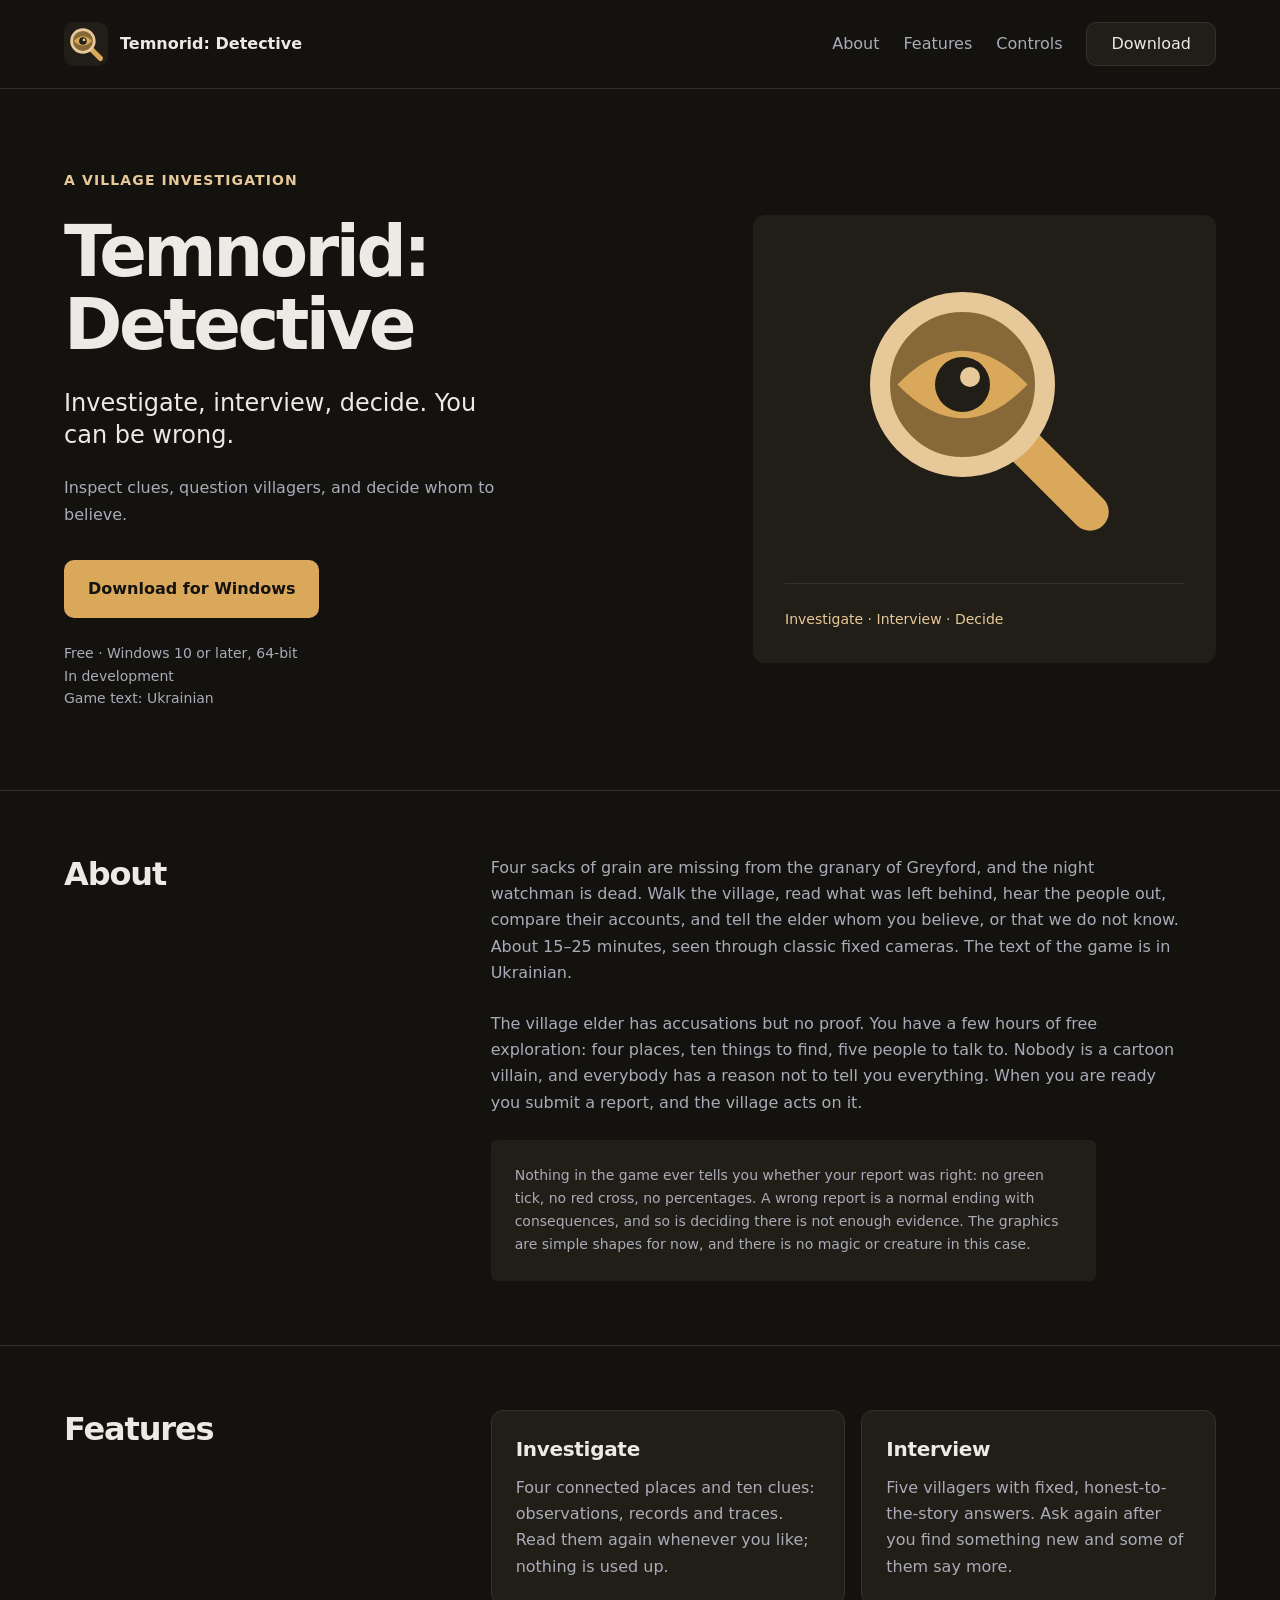
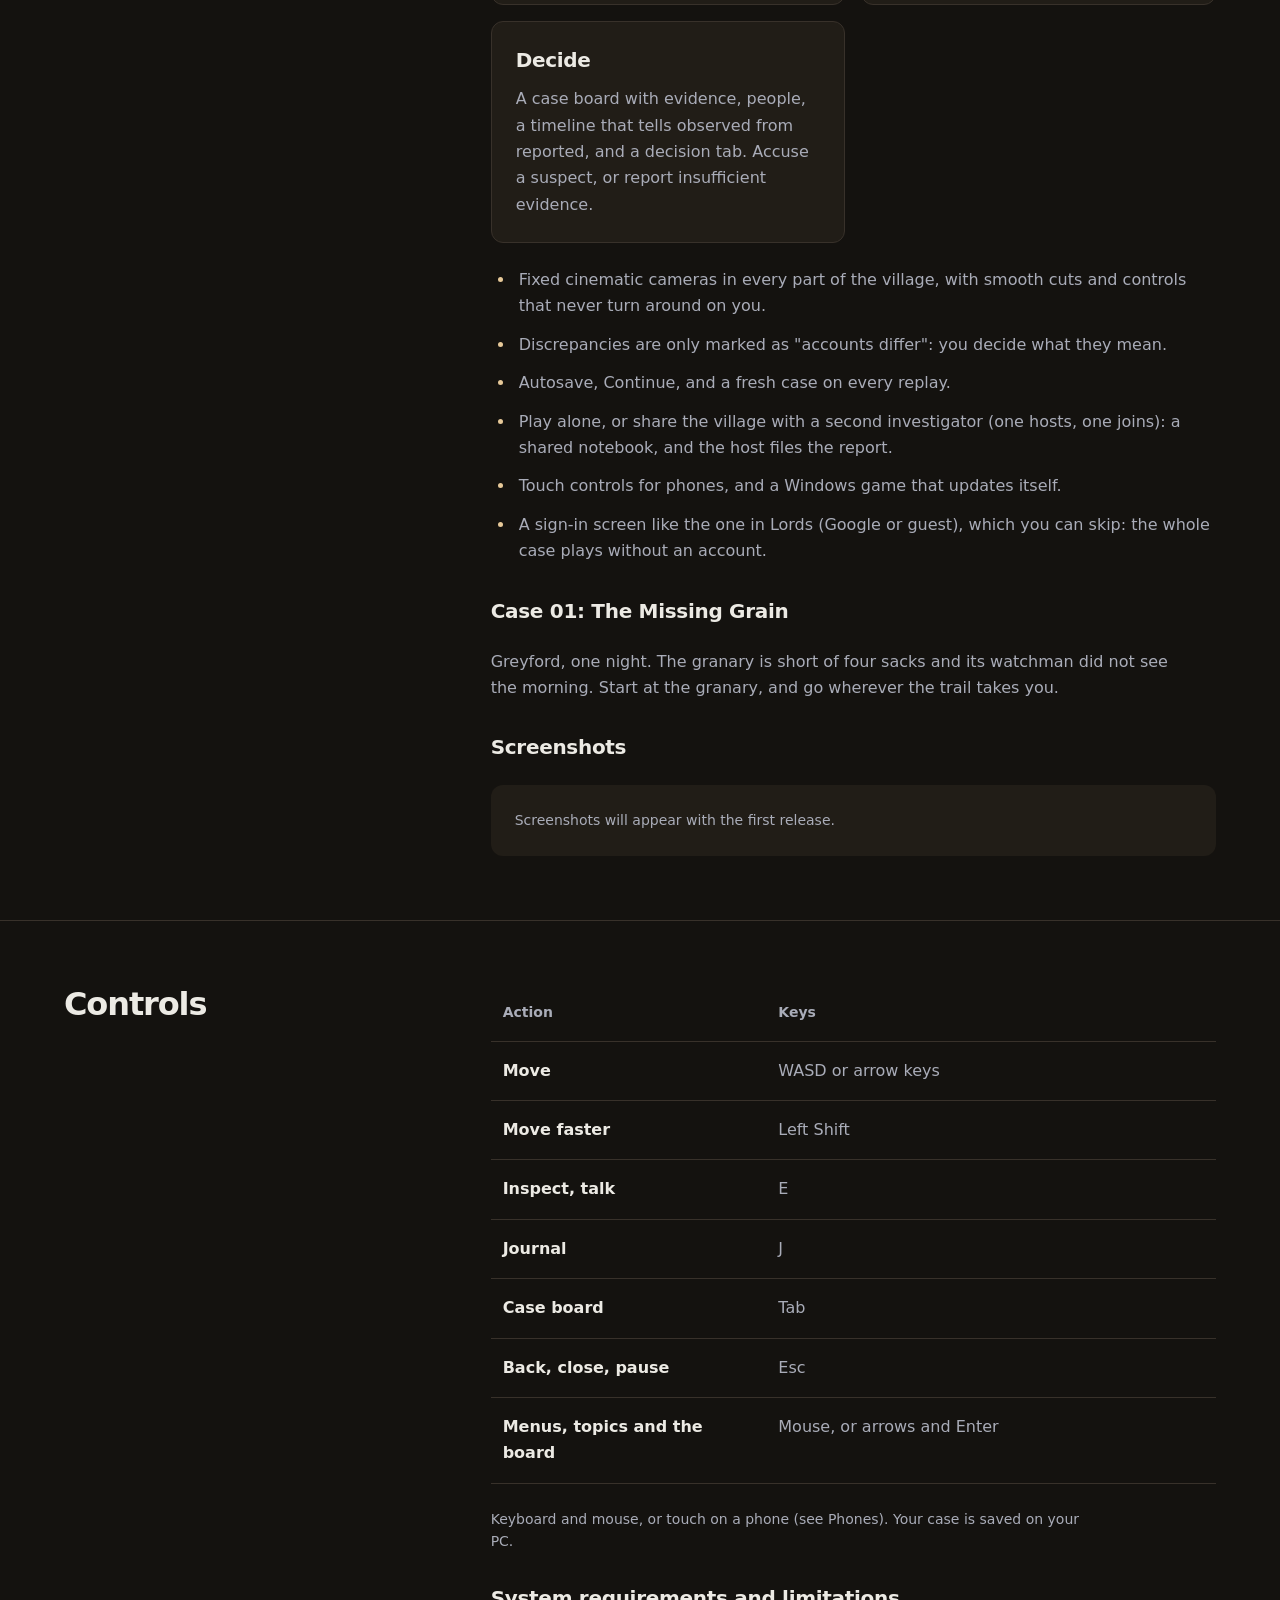
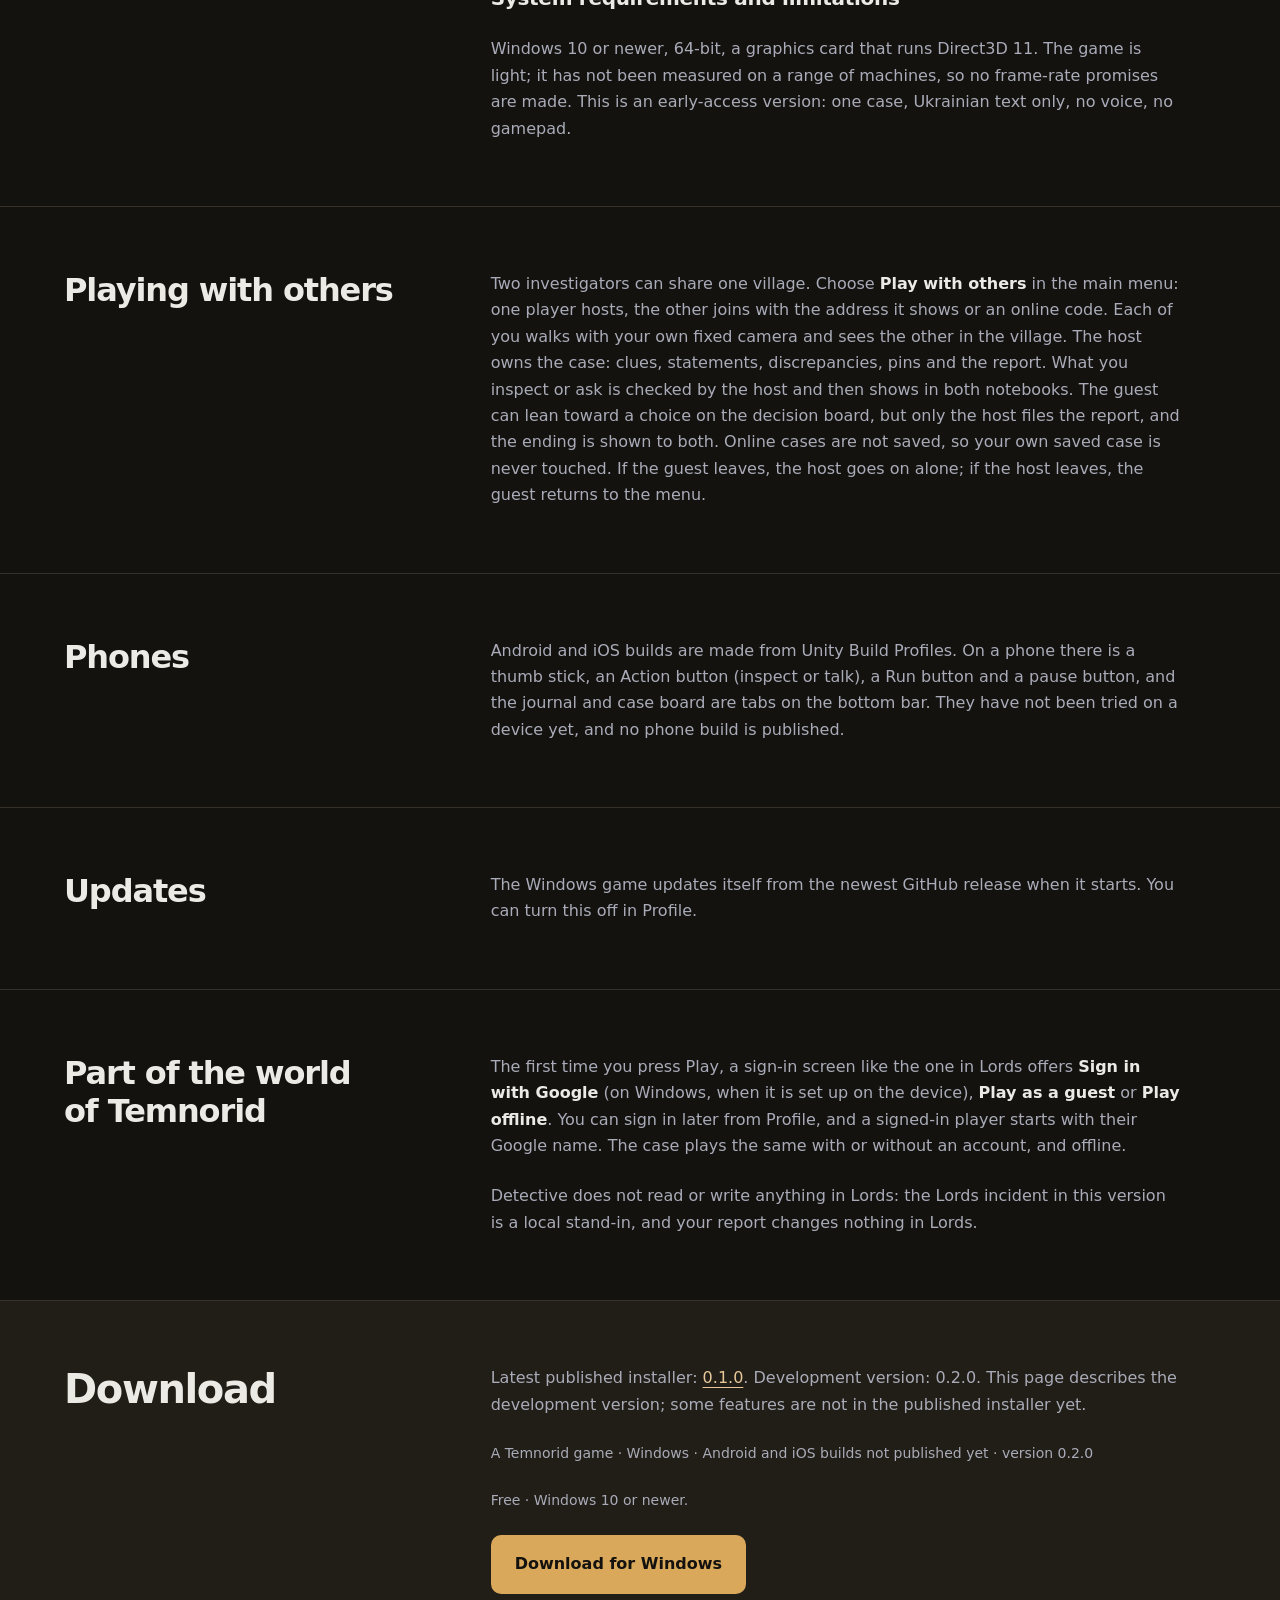
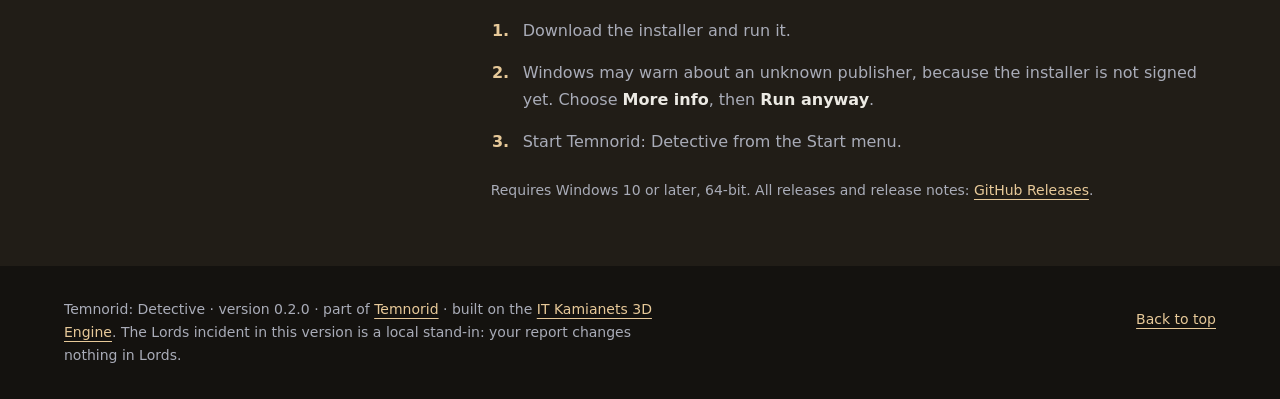
<file: docs/index.html>
<!doctype html>
<html lang="en">
<head>
	<meta charset="utf-8">
	<meta name="viewport" content="width=device-width, initial-scale=1">
	<title>Temnorid: Detective</title>
	<meta name="description" content="Investigate missing grain and a dead watchman in Temnorid: Detective. Inspect clues, interview villagers and file your report. Ukrainian game text.">
	<link rel="canonical" href="https://detective.temnorid.com/">
	<link rel="icon" href="/favicon.ico" sizes="16x16 32x32 48x48">
	<link rel="icon" type="image/png" href="/favicon.png" sizes="48x48">
	<link rel="icon" type="image/svg+xml" href="/favicon.svg" sizes="any">
	<link rel="apple-touch-icon" href="/apple-touch-icon.png" sizes="180x180">
	<meta property="og:type" content="website">
	<meta property="og:site_name" content="Temnorid: Detective">
	<meta property="og:title" content="Temnorid: Detective">
	<meta property="og:description" content="Investigate missing grain and a dead watchman in Temnorid: Detective. Inspect clues, interview villagers and file your report. Ukrainian game text.">
	<meta property="og:url" content="https://detective.temnorid.com/">
	<meta property="og:locale" content="en_US">
	<meta property="og:image" content="https://detective.temnorid.com/seo-image.png">
	<meta property="og:image:type" content="image/png">
	<meta property="og:image:width" content="1200">
	<meta property="og:image:height" content="630">
	<meta property="og:image:alt" content="Temnorid: Detective — Investigate · Interview · Decide">
	<meta name="twitter:card" content="summary_large_image">
	<meta name="twitter:title" content="Temnorid: Detective">
	<meta name="twitter:description" content="Investigate missing grain and a dead watchman in Temnorid: Detective. Inspect clues, interview villagers and file your report. Ukrainian game text.">
	<meta name="twitter:image" content="https://detective.temnorid.com/seo-image.png">
	<meta name="twitter:image:alt" content="Temnorid: Detective — Investigate · Interview · Decide">
	<meta name="theme-color" content="#14120f">
	<script type="application/ld+json">
{
  "@context": "https://schema.org",
  "@graph": [
    {
      "@type": "WebSite",
      "@id": "https://detective.temnorid.com/#website",
      "name": "Temnorid: Detective",
      "url": "https://detective.temnorid.com/",
      "inLanguage": "en",
      "image": "https://detective.temnorid.com/seo-image.png",
      "about": {
        "@id": "https://detective.temnorid.com/#game"
      }
    },
    {
      "@type": "WebPage",
      "@id": "https://detective.temnorid.com/#webpage",
      "name": "Temnorid: Detective",
      "url": "https://detective.temnorid.com/",
      "description": "Investigate missing grain and a dead watchman in Temnorid: Detective. Inspect clues, interview villagers and file your report. Ukrainian game text.",
      "isPartOf": {
        "@id": "https://detective.temnorid.com/#website"
      },
      "about": {
        "@id": "https://detective.temnorid.com/#game"
      },
      "primaryImageOfPage": {
        "@type": "ImageObject",
        "url": "https://detective.temnorid.com/seo-image.png",
        "width": 1200,
        "height": 630
      }
    },
    {
      "@type": "VideoGame",
      "@id": "https://detective.temnorid.com/#game",
      "name": "Temnorid: Detective",
      "url": "https://detective.temnorid.com/",
      "description": "Investigate missing grain and a dead watchman in Temnorid: Detective. Inspect clues, interview villagers and file your report. Ukrainian game text.",
      "image": "https://detective.temnorid.com/seo-image.png",
      "thumbnailUrl": "https://detective.temnorid.com/logo.png",
      "genre": "Mystery adventure",
      "gamePlatform": "Windows",
      "operatingSystem": "Windows 10 or later, 64-bit",
      "softwareVersion": "0.1.0",
      "downloadUrl": "https://github.com/WebArtWork/detective.temnorid.com/releases/latest/download/Temnorid-Detective-Setup.exe",
      "releaseNotes": "https://github.com/WebArtWork/detective.temnorid.com/releases/tag/v0.1.0",
      "isAccessibleForFree": true,
      "inLanguage": "uk",
      "publisher": {
        "@type": "Organization",
        "name": "Temnorid",
        "url": "https://temnorid.com/"
      }
    }
  ]
}
</script>
	<link rel="stylesheet" href="./site.css">
</head>
<body>
<a class="skip-link" href="#main">Skip to content</a>
	<header class="site">
		<div class="wrap">
			<a class="brand" href="./"><img src="./logo.svg" alt="" width="44" height="44">Temnorid: Detective</a>
			<nav aria-label="Main menu">
				<a href="#about">About</a>
				<a href="#features">Features</a>
				<a href="#controls">Controls</a>
				<a href="#download">Download</a>
			</nav>
		</div>
	</header>

	<main id="main" tabindex="-1">
		<div class="hero"><div class="wrap hero-grid"><div class="hero-copy">
				<p class="eyebrow">A village investigation</p>
				<h1>Temnorid: Detective</h1>
				<p class="tagline">Investigate, interview, decide. You can be wrong.</p>
				<p class="lead">Inspect clues, question villagers, and decide whom to believe.</p>
				<a class="btn" href="https://github.com/WebArtWork/detective.temnorid.com/releases/latest/download/Temnorid-Detective-Setup.exe">Download for Windows</a>
				<p class="fine">Free · Windows 10 or later, 64-bit<br>In development<br>Game text: Ukrainian</p>
			</div><figure class="brand-art"><img src="./logo.svg" alt="" width="1024" height="1024"><figcaption>Investigate · Interview · Decide</figcaption></figure></div></div>

		<section id="about" aria-labelledby="about-title"><div class="wrap section-grid"><div class="section-intro"><h2 id="about-title">About</h2></div><div class="section-body"><p>Four sacks of grain are missing from the granary of Greyford, and the night watchman is dead. Walk the village, read what was left behind, hear the people out, compare their accounts, and tell the elder whom you believe, or that we do not know. About 15–25 minutes, seen through classic fixed cameras. The text of the game is in Ukrainian.</p>
				<p>The village elder has accusations but no proof. You have a few hours of free exploration: four places, ten things to find, five people to talk to. Nobody is a cartoon villain, and everybody has a reason not to tell you everything. When you are ready you submit a report, and the village acts on it.</p>
				<p class="note">Nothing in the game ever tells you whether your report was right: no green tick, no red cross, no percentages. A wrong report is a normal ending with consequences, and so is deciding there is not enough evidence. The graphics are simple shapes for now, and there is no magic or creature in this case.</p>
			</div></div></section>

		<section id="features" aria-labelledby="features-title"><div class="wrap section-grid"><div class="section-intro"><h2 id="features-title">Features</h2></div><div class="section-body">
				<div class="cards">
					<div class="card"><h3>Investigate</h3><p>Four connected places and ten clues: observations, records and traces. Read them again whenever you like; nothing is used up.</p></div>
					<div class="card"><h3>Interview</h3><p>Five villagers with fixed, honest-to-the-story answers. Ask again after you find something new and some of them say more.</p></div>
					<div class="card"><h3>Decide</h3><p>A case board with evidence, people, a timeline that tells observed from reported, and a decision tab. Accuse a suspect, or report insufficient evidence.</p></div>
				</div>
				<ul style="margin-top:1.5rem">
					<li>Fixed cinematic cameras in every part of the village, with smooth cuts and controls that never turn around on you.</li>
					<li>Discrepancies are only marked as "accounts differ": you decide what they mean.</li>
					<li>Autosave, Continue, and a fresh case on every replay.</li>
					<li>Play alone, or share the village with a second investigator (one hosts, one joins): a shared notebook, and the host files the report.</li>
					<li>Touch controls for phones, and a Windows game that updates itself.</li>
					<li>A sign-in screen like the one in Lords (Google or guest), which you can skip: the whole case plays without an account.</li>
				</ul>
				<h3>Case 01: The Missing Grain</h3>
				<p>Greyford, one night. The granary is short of four sacks and its watchman did not see the morning. Start at the granary, and go wherever the trail takes you.</p>
				<h3>Screenshots</h3>
				<div class="shot">Screenshots will appear with the first release.</div>
			</div></div></section>

		<section id="controls" aria-labelledby="controls-title"><div class="wrap section-grid"><div class="section-intro"><h2 id="controls-title">Controls</h2></div><div class="section-body">
				<table>
					<thead><tr><th scope="col">Action</th><th scope="col">Keys</th></tr></thead>
					<tbody>
						<tr><td>Move</td><td>WASD or arrow keys</td></tr>
						<tr><td>Move faster</td><td>Left Shift</td></tr>
						<tr><td>Inspect, talk</td><td>E</td></tr>
						<tr><td>Journal</td><td>J</td></tr>
						<tr><td>Case board</td><td>Tab</td></tr>
						<tr><td>Back, close, pause</td><td>Esc</td></tr>
						<tr><td>Menus, topics and the board</td><td>Mouse, or arrows and Enter</td></tr>
					</tbody>
				</table>
				<p class="fine">Keyboard and mouse, or touch on a phone (see Phones). Your case is saved on your PC.</p>
				<h3>System requirements and limitations</h3>
				<p>Windows 10 or newer, 64-bit, a graphics card that runs Direct3D 11. The game is light; it has not been measured on a range of machines, so no frame-rate promises are made. This is an early-access version: one case, Ukrainian text only, no voice, no gamepad.</p>
			</div></div></section>

		<section id="others" aria-labelledby="others-title"><div class="wrap section-grid"><div class="section-intro"><h2 id="others-title">Playing with others</h2></div><div class="section-body">
				<p>Two investigators can share one village. Choose <strong>Play with others</strong> in the main menu: one player hosts, the other joins with the address it shows or an online code. Each of you walks with your own fixed camera and sees the other in the village. The host owns the case: clues, statements, discrepancies, pins and the report. What you inspect or ask is checked by the host and then shows in both notebooks. The guest can lean toward a choice on the decision board, but only the host files the report, and the ending is shown to both. Online cases are not saved, so your own saved case is never touched. If the guest leaves, the host goes on alone; if the host leaves, the guest returns to the menu.</p>
			</div></div></section>

		<section id="phones" aria-labelledby="phones-title"><div class="wrap section-grid"><div class="section-intro"><h2 id="phones-title">Phones</h2></div><div class="section-body">
				<p>Android and iOS builds are made from Unity Build Profiles. On a phone there is a thumb stick, an Action button (inspect or talk), a Run button and a pause button, and the journal and case board are tabs on the bottom bar. They have not been tried on a device yet, and no phone build is published.</p>
			</div></div></section>

		<section id="updates" aria-labelledby="updates-title"><div class="wrap section-grid"><div class="section-intro"><h2 id="updates-title">Updates</h2></div><div class="section-body">
				<p>The Windows game updates itself from the newest GitHub release when it starts. You can turn this off in Profile.</p>
			</div></div></section>

		<section id="lords" aria-labelledby="lords-title"><div class="wrap section-grid"><div class="section-intro"><h2 id="lords-title">Part of the world of Temnorid</h2></div><div class="section-body">
				<p>The first time you press Play, a sign-in screen like the one in Lords offers <strong>Sign in with Google</strong> (on Windows, when it is set up on the device), <strong>Play as a guest</strong> or <strong>Play offline</strong>. You can sign in later from Profile, and a signed-in player starts with their Google name. The case plays the same with or without an account, and offline.</p>
				<p>Detective does not read or write anything in Lords: the Lords incident in this version is a local stand-in, and your report changes nothing in Lords.</p>
			</div></div></section>

		<section id="download" aria-labelledby="download-title"><div class="wrap section-grid"><div class="section-intro"><h2 id="download-title">Download</h2></div><div class="section-body"><p class="release-status">Latest published installer: <a href="https://github.com/WebArtWork/detective.temnorid.com/releases/tag/v0.1.0">0.1.0</a>. Development version: 0.2.0. This page describes the development version; some features are not in the published installer yet.</p><p class="release-meta">A Temnorid game · Windows · Android and iOS builds not published yet · version 0.2.0</p><p class="fine">Free · Windows 10 or newer.</p>
				<p><a class="btn" href="https://github.com/WebArtWork/detective.temnorid.com/releases/latest/download/Temnorid-Detective-Setup.exe">Download for Windows</a></p>
				<ol>
					<li>Download the installer and run it.</li>
					<li>Windows may warn about an unknown publisher, because the installer is not signed yet. Choose <strong>More info</strong>, then <strong>Run anyway</strong>.</li>
					<li>Start Temnorid: Detective from the Start menu.</li>
				</ol>
				<p class="fine">Requires Windows 10 or later, 64-bit. All releases and release notes: <a href="https://github.com/WebArtWork/detective.temnorid.com/releases">GitHub Releases</a>.</p>
			</div></div></section>
	</main>

	<footer>
		<div class="wrap">
			<p>Temnorid: Detective · version 0.2.0 · part of <a href="https://temnorid.com">Temnorid</a> · built on the <a href="https://3d.itkamianets.com">IT Kamianets 3D Engine</a>. The Lords incident in this version is a local stand-in: your report changes nothing in Lords.</p>
		<a class="back-top" href="#main">Back to top</a></div>
	</footer>
</body>
</html>
</file>
<file: docs/site.css>
:root { --accent: #d9a85a; --bg: #14120f; --panel: #211d17; --line: #38312a; --text: #eceae4; --muted: #a9acb8; --accent-soft: #e7c999; --button-text: #14120f; }

:root { color-scheme: dark; --radius: .75rem; }
* { box-sizing: border-box; }
html { scroll-padding-top: 7rem; }
body { margin: 0; background: var(--bg); color: var(--text); font: 1rem/1.65 system-ui,-apple-system,"Segoe UI",Roboto,sans-serif; }
a { color: var(--accent-soft); text-underline-offset: .25rem; }
a:hover { color: var(--text); }
:focus-visible { outline: .125rem solid var(--accent-soft); outline-offset: .25rem; }
::selection { background: var(--accent); color: var(--button-text); }
.wrap { width: min(100% - 3rem,72rem); margin-inline: auto; }
.skip-link { position: absolute; top: -6rem; left: 1.5rem; z-index: 4; background: var(--accent); color: var(--button-text); padding: .75rem 1.5rem; border-radius: .625rem; }
.skip-link:focus { top: 1rem; }
header.site { position: sticky; top: 0; z-index: 2; background: var(--bg); border-bottom: .0625rem solid var(--line); }
header.site .wrap { display: flex; align-items: center; justify-content: space-between; min-height: 5.5rem; gap: 1.5rem; }
.brand { display: inline-flex; align-items: center; gap: .75rem; font-weight: 700; text-decoration: none; color: var(--text); min-height: 2.75rem; }
.brand img { width: 2.75rem; height: 2.75rem; border-radius: .625rem; flex: none; }
nav { display: flex; align-items: center; gap: 1.5rem; }
nav a { display: inline-flex; align-items: center; justify-content: center; min-height: 2.75rem; text-decoration: none; color: var(--muted); }
nav a:last-child { border: .0625rem solid var(--line); border-radius: .625rem; background: var(--panel); color: var(--text); padding-inline: 1.5rem; }
nav a:last-child:hover { border-color: var(--accent); }
h1,h2,h3,p,figure { margin: 0; }
h1,h2,h3 { text-wrap: balance; }
.hero { padding-block: 5rem; }
.hero-grid { display: grid; grid-template-columns: minmax(0,1.35fr) minmax(0,1fr); align-items: center; gap: 4rem; }
.eyebrow { color: var(--accent-soft); font-size: .875rem; font-weight: 600; letter-spacing: .08em; text-transform: uppercase; margin-bottom: 1.5rem; }
h1 { font-size: clamp(3rem,5.5vw,5rem); line-height: 1.04; letter-spacing: -.05em; font-weight: 700; }
.tagline { font-size: 1.5rem; line-height: 1.35; margin-top: 1.5rem; max-width: 30ch; }
.lead { color: var(--muted); max-width: 48ch; margin-top: 1.5rem; }
.hero .btn { margin-top: 2rem; }
.btn { display: inline-flex; align-items: center; justify-content: center; min-height: 3.5rem; padding: 1rem 1.5rem; border-radius: .625rem; background: var(--accent); color: var(--button-text); font-weight: 700; text-decoration: none; text-align: center; max-width: 100%; overflow-wrap: anywhere; }
.btn:hover { background: var(--accent-soft); color: var(--bg); }
.fine { font-size: .875rem; color: var(--muted); line-height: 1.6; }
.hero .fine { margin-top: 1.5rem; }
.brand-art { background: var(--panel); padding: 2rem; border-radius: var(--radius); }
.brand-art img { display: block; width: 100%; max-width: 20rem; height: auto; margin-inline: auto; }
.brand-art figcaption { font-size: .875rem; color: var(--accent-soft); border-top: .0625rem solid var(--line); padding-top: 1.5rem; margin-top: 1rem; }
section { padding-block: 4rem; border-top: .0625rem solid var(--line); }
.section-grid { display: grid; grid-template-columns: minmax(0,1fr) minmax(0,2fr); gap: 4rem; align-items: start; }
h2 { font-size: 2rem; line-height: 1.2; letter-spacing: -.035em; }
h3 { font-size: 1.25rem; line-height: 1.4; font-weight: 600; letter-spacing: -.015em; }
.section-body { min-width: 0; }
.section-body > * + * { margin-top: 1.5rem; }
.section-body > h3 { margin-top: 2rem; }
.section-body p { max-width: 68ch; color: var(--muted); }
.section-body strong { color: var(--text); font-weight: 600; }
ol,ul { padding-left: 1.5rem; margin: 0; color: var(--muted); }
li { padding-left: .25rem; margin-bottom: .75rem; }
li::marker { color: var(--accent-soft); font-weight: 600; }
ol li { padding-left: .5rem; margin-bottom: 1rem; }
.cards { display: grid; grid-template-columns: repeat(auto-fit,minmax(min(100%,15rem),1fr)); gap: 1rem; }
.card { display: flex; flex-direction: column; padding: 1.5rem; background: var(--panel); border: .0625rem solid var(--line); border-radius: var(--radius); }
.card p { flex: 1; margin-top: .75rem; }
.note { background: var(--panel); padding: 1.5rem; border-radius: .375rem; font-size: .875rem; }
table { width: 100%; border-collapse: collapse; text-align: left; }
caption { color: var(--muted); font-size: .875rem; text-align: left; margin-bottom: 1rem; }
th,td { padding: 1rem .75rem; border-bottom: .0625rem solid var(--line); vertical-align: top; overflow-wrap: anywhere; }
thead th { color: var(--muted); font-weight: 600; font-size: .875rem; }
td { color: var(--muted); }
td:first-child { color: var(--text); font-weight: 600; width: 38%; }
.shot { background: var(--panel); padding: 1.5rem; border-radius: var(--radius); color: var(--muted); font-size: .875rem; }
.release-meta { color: var(--accent-soft); font-size: .875rem; }
#download { background: var(--panel); }
#download .section-intro h2 { font-size: 2.5rem; }
footer { color: var(--muted); font-size: .875rem; padding-block: 2rem; }
footer .wrap { display: flex; flex-wrap: wrap; justify-content: space-between; align-items: start; gap: 1.5rem; }
footer p { max-width: 68ch; }
.back-top { display: inline-flex; align-items: center; min-height: 2.75rem; }
@media (max-width:900px) { .hero-grid,.section-grid { gap: 2rem; } .brand-art { padding: 1.5rem; } nav { gap: 1rem; } }
@media (max-width:700px) {
 html { scroll-padding-top: 1.5rem; }
 header.site { position: relative; }
 header.site .wrap { flex-wrap: wrap; gap: 0; padding-top: 1rem; }
 .brand { padding-bottom: .75rem; }
 nav { width: 100%; flex-wrap: wrap; justify-content: space-between; gap: .5rem; border-top: .0625rem solid var(--line); padding-block: .5rem; }
 nav a { flex: 1; padding-inline: .25rem; text-align: center; }
 nav:has(a:nth-child(4)) { display: grid; grid-template-columns: repeat(2,minmax(0,1fr)); gap: .25rem .75rem; }
 nav a:last-child { padding-inline: .75rem; }
 .hero { padding-block: 3rem; }
 .hero-grid,.section-grid { grid-template-columns: minmax(0,1fr); gap: 2rem; }
 h1 { font-size: clamp(2.75rem,11vw,4rem); }
 .hero .btn { display: flex; width: 100%; }
 .brand-art img { max-width: 12rem; }
 section { padding-block: 3rem; }
 .cards { grid-template-columns: minmax(0,1fr); }
 th,td { padding: .75rem .5rem; }
 footer .wrap { flex-direction: column; }
}
@media (prefers-reduced-motion:no-preference) { html { scroll-behavior: smooth; } }
</file>
